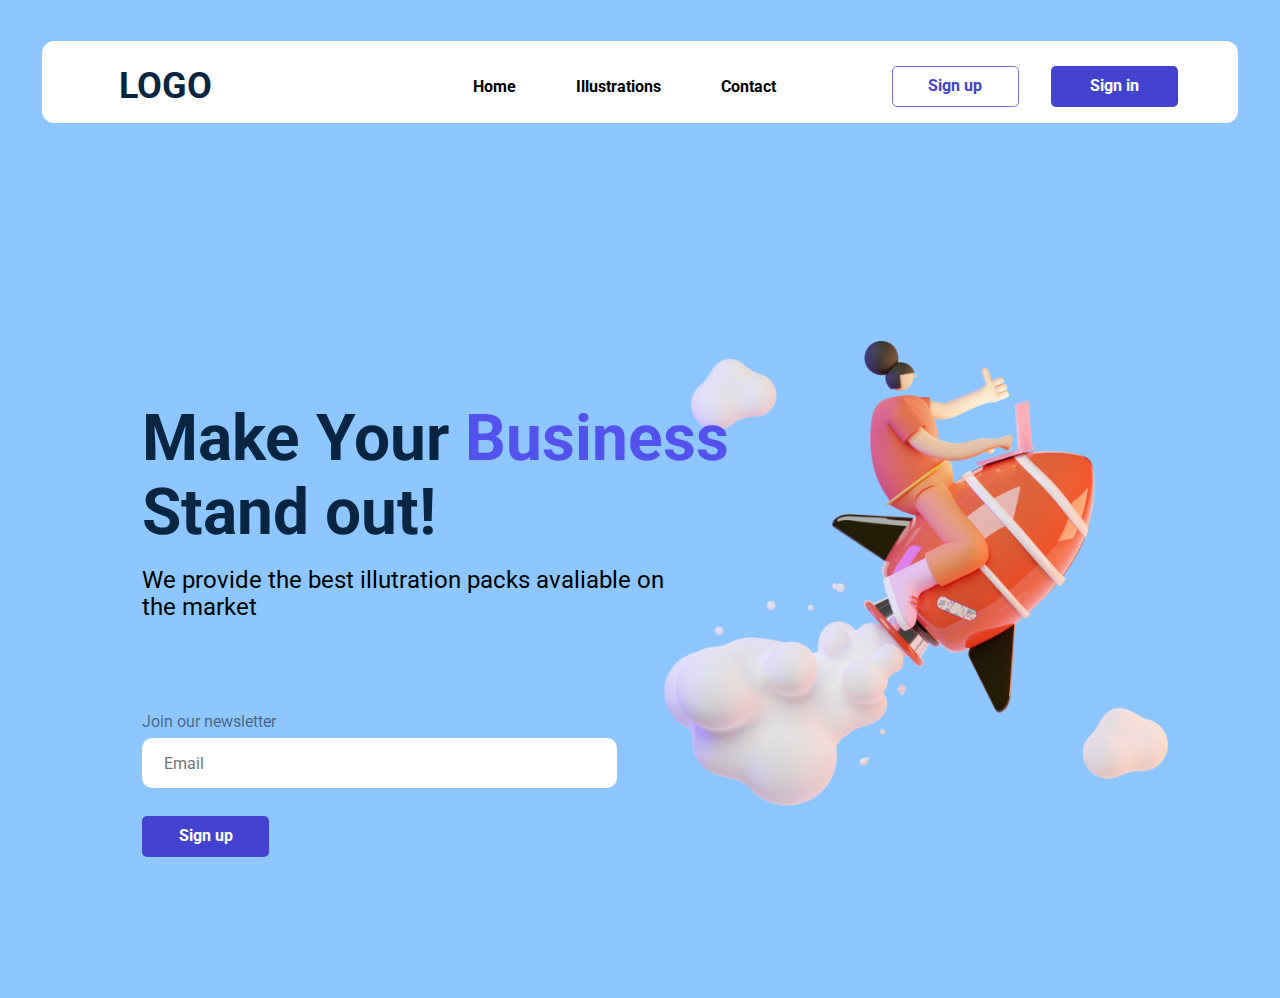
<file: figma-maket/index.html>
<!DOCTYPE html>
<html lang="en">

<head>
    <meta charset="UTF-8">
    <meta name="viewport" content="width=device-width, initial-scale=1.0">
    <title>Make Your Business</title>
    <link rel="stylesheet" href="normalize.css">
    <link rel="stylesheet" href="style.css">
</head>

<body>
    <header class="header">
        <div class="header__nav">
            <div class="header__logo">
                <span class="logo">Logo</span>
            </div>
            <ul class="menu mobile-hidden">
                <li class="menu__list"><a href="#" class="menu__link">Home</a></li>
                <li class="menu__list"><a href="#" class="menu__link">Illustrations</a></li>
                <li class="menu__list"><a href="#" class="menu__link">Contact</a></li>
            </ul>
            <div class="header__btn">
                <button class="btn btn--light" type="button">Sign up</button>
                <button class="btn" type="button">Sign in</button>
            </div>
        </div>
    </header>
    <main class="main">
        <div class="wrapper">
            <div class="main-info">
                <div class="main-title">
                    <h1 class="title">Make Your <span class="title-accent">Business</span> Stand out!</h1>
                    <p class="text">We provide the best illutration packs avaliable on the market</p>
                </div>
                <label class="email-label" for="email">Join our newsletter</label>
                <input class="email-input" id="email" type="email" placeholder="Email">
                <button class="btn" type="button">Sign up</button>
            </div>
            <div class="desktop-hidden">
                <img class="desktop-hidden-img" src="saly.png" alt="">
            </div>
        </div>
    </main>
</body>

</html>
</file>
<file: figma-maket/style.css>
@import url("https://fonts.googleapis.com/css2?family=Roboto:wght@400;500;700&display=swap");

*,
*::after,
*::before {
  box-sizing: border-box;
}
html {
  font-size: 16px;
}
body {
  padding: 41px 20px;
  font-family: "Roboto";
  font-size: 1rem;
  font-weight: 400;
  color: #000000;
  background: rgba(30, 144, 255, 0.5);
}
h1,
p {
  margin: 0;
}
a {
  text-decoration: none;
  color: inherit;
}
ul,
li {
  margin: 0;
  padding: 0;
  list-style-type: none;
}
.btn {
  width: 127px;
  height: 41px;
  background: #4443d0;
  font-weight: 700;
  color: #ffffff;
  border: none;
  border-radius: 5px;
  cursor: pointer;
}
.btn--light {
  background: #ffffff;
  color: #4443d0;
  border: 1px solid #7372ff;
}
.header {
  width: 100%;
}
.header__nav {
  margin: 0 auto;
  padding: 25px 48px 16px 64px;
  display: flex;
  justify-content: center;
  align-items: center;
  max-width: 1196px;
  background: #ffffff;
  border-radius: 12px;
}
.header__logo {
  margin-right: 24.16%;
}
.logo {
  font-size: 2.25rem;
  font-weight: 700;
  color: #0a2541;
  text-transform: uppercase;
}
.menu {
  margin-right: 10.62%;
  display: flex;
  gap: 60px;
}
.menu__link {
  font-weight: 700;
  transition: 0.2s;
}
.menu__link:hover {
  color: rgba(0, 0, 0, 0.5);
}
.header__btn > .btn--light {
  margin-right: 28px;
}
.main-info {
  padding: 279px 122px 100px;
  background-image: url(saly.png);
  background-position: right bottom;
  background-repeat: no-repeat;
  background-size: contain;
  position: relative;
}
.main-title {
  max-width: 600px;
}
.title {
  margin-bottom: 17px;
  font-size: 4rem;
  font-weight: 700;
  color: #0a2541;
}
.title-accent {
  color: #5352ed;
}
.text {
  width: 93%;
  margin-bottom: 91px;
  font-size: 1.5rem;
}
.email-label {
  color: rgba(0, 0, 0, 0.5);
}
.email-input {
  max-width: 475px;
  width: 100%;
  height: 50px;
  margin: 7px 0 28px;
  padding: 15px 22px;
  border: none;
  border-radius: 10px;
  display: block;
}
.desktop-hidden {
  display: none;
}

@media (max-width: 1200px) {
  .header__nav {
    padding: 16px 30px;
  }
  .header__logo {
    margin-right: 10.62%;
  }
}
@media (max-width: 968px) {
  .main-info {
    padding: 100px 30px 50px;
  }
}
@media (min-width: 650px) and (max-width: 968px) {
  .btn {
    display: block;
  }
  .header__btn > .btn--light {
    margin-right: 0;
    margin-bottom: 10px;
  }
}
@media (max-width: 768px) {
  html {
    font-size: 14px;
  }
  .menu {
    gap: 40px;
  }
}
@media (max-width: 650px) {
  .main-info {
    background-image: none;
  }
  .mobile-hidden {
    display: none;
  }
  .text {
    margin-bottom: 40px;
  }
}
@media (max-width: 510px) {
  html {
    font-size: 10px;
  }
  .header__nav {
    padding: 3% 1%;
    flex-direction: column;
  }
  .header__logo {
    margin-bottom: 5px;
    margin-right: 0;
  }
  .btn {
    width: 80px;
    height: 30px;
  }
  .header__btn > .btn--light {
    margin-right: 5px;
  }
  .main-info {
    z-index: 2;
  }
  .desktop-hidden {
    z-index: 1;
    display: block;
    width: 100%;
    position: absolute;
    top: 10%;
  }
  .desktop-hidden-img {
    max-width: 100%;
  }
}
</file>
